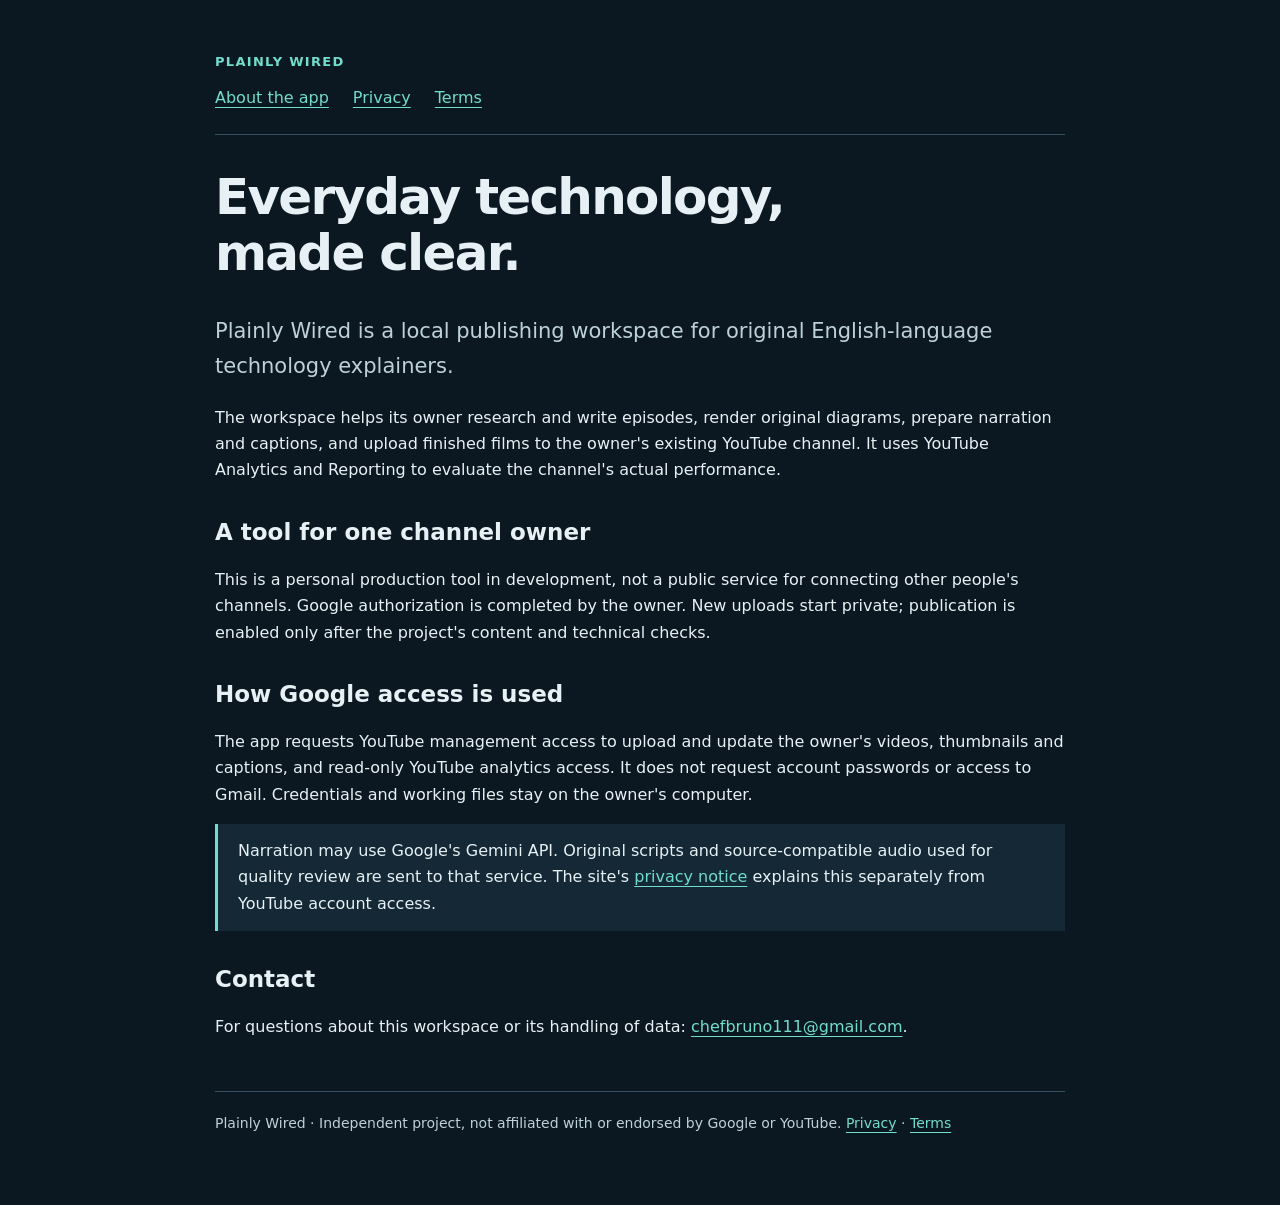
<file: index.html>
<!doctype html>
<html lang="en"><head><meta charset="utf-8"><meta name="viewport" content="width=device-width, initial-scale=1"><title>Plainly Wired — Publishing Workspace</title><meta name="description" content="A local, single-owner workspace for producing original technology explainers and managing the owner's YouTube channel."><link rel="stylesheet" href="site.css"></head><body>
<header><p class="label">Plainly Wired</p><nav aria-label="Main"><a href="index.html" aria-current="page">About the app</a><a href="privacy.html">Privacy</a><a href="terms.html">Terms</a></nav></header>
<main><h1>Everyday technology,<br>made clear.</h1><p class="intro">Plainly Wired is a local publishing workspace for original English-language technology explainers.</p>
<p>The workspace helps its owner research and write episodes, render original diagrams, prepare narration and captions, and upload finished films to the owner's existing YouTube channel. It uses YouTube Analytics and Reporting to evaluate the channel's actual performance.</p>
<h2>A tool for one channel owner</h2><p>This is a personal production tool in development, not a public service for connecting other people's channels. Google authorization is completed by the owner. New uploads start private; publication is enabled only after the project's content and technical checks.</p>
<h2>How Google access is used</h2><p>The app requests YouTube management access to upload and update the owner's videos, thumbnails and captions, and read-only YouTube analytics access. It does not request account passwords or access to Gmail. Credentials and working files stay on the owner's computer.</p>
<p class="note">Narration may use Google's Gemini API. Original scripts and source-compatible audio used for quality review are sent to that service. The site's <a href="privacy.html">privacy notice</a> explains this separately from YouTube account access.</p>
<h2>Contact</h2><p>For questions about this workspace or its handling of data: <a href="mailto:chefbruno111@gmail.com">chefbruno111@gmail.com</a>.</p></main>
<footer>Plainly Wired · Independent project, not affiliated with or endorsed by Google or YouTube. <a href="privacy.html">Privacy</a> · <a href="terms.html">Terms</a></footer></body></html>
</file>
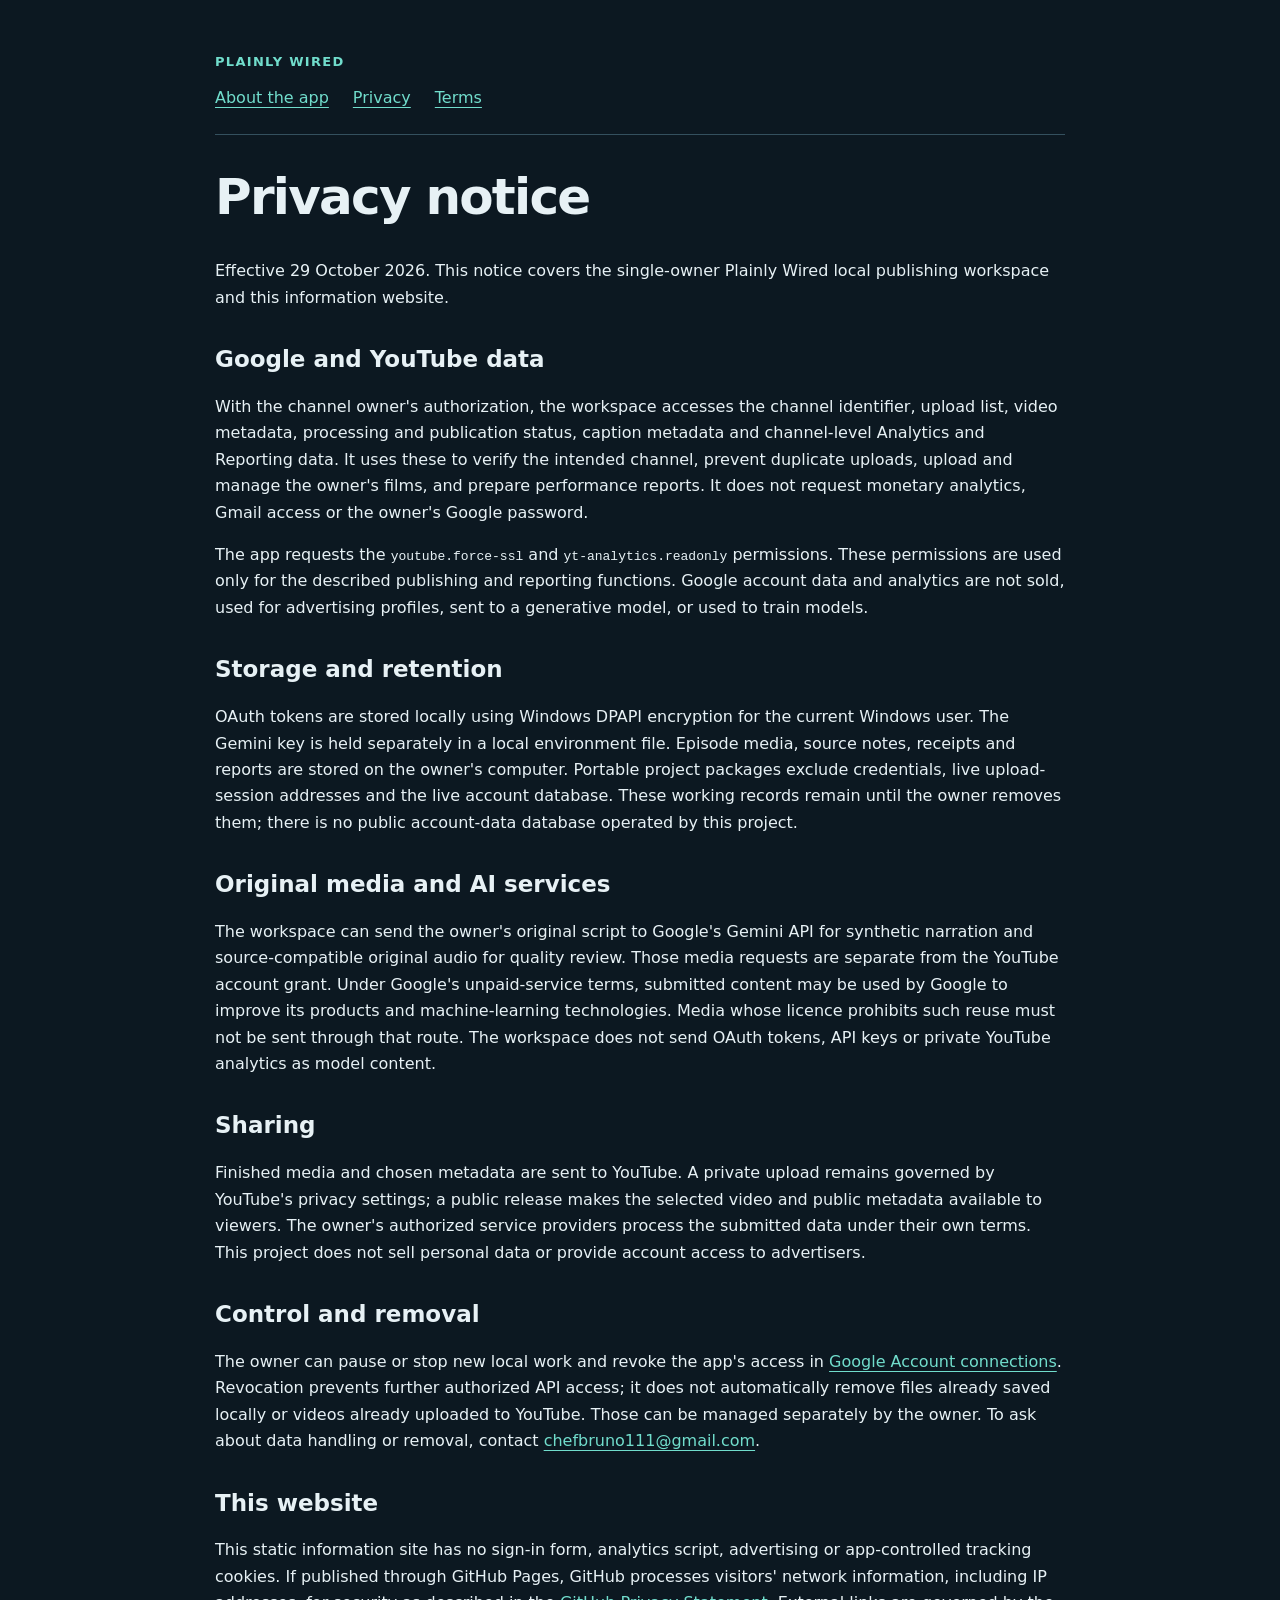
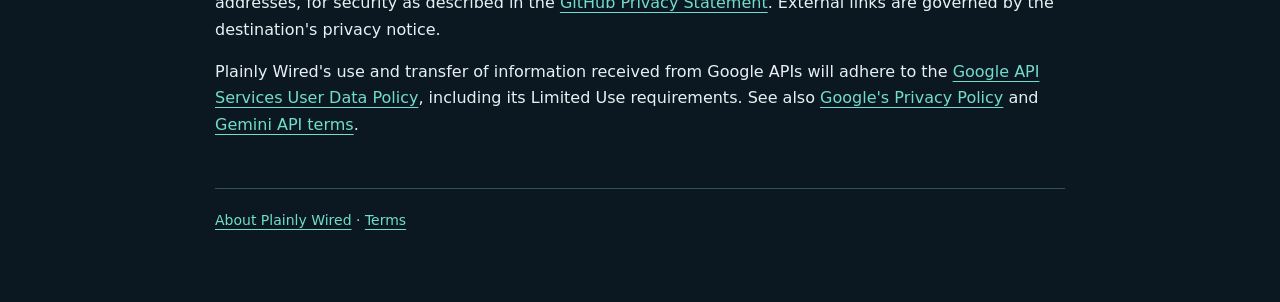
<file: privacy.html>
<!doctype html>
<html lang="en"><head><meta charset="utf-8"><meta name="viewport" content="width=device-width, initial-scale=1"><title>Privacy — Plainly Wired</title><link rel="stylesheet" href="site.css"></head><body>
<header><p class="label">Plainly Wired</p><nav aria-label="Main"><a href="index.html">About the app</a><a href="privacy.html" aria-current="page">Privacy</a><a href="terms.html">Terms</a></nav></header>
<main><h1>Privacy notice</h1><p>Effective 29 October 2026. This notice covers the single-owner Plainly Wired local publishing workspace and this information website.</p>
<h2>Google and YouTube data</h2><p>With the channel owner's authorization, the workspace accesses the channel identifier, upload list, video metadata, processing and publication status, caption metadata and channel-level Analytics and Reporting data. It uses these to verify the intended channel, prevent duplicate uploads, upload and manage the owner's films, and prepare performance reports. It does not request monetary analytics, Gmail access or the owner's Google password.</p>
<p>The app requests the <code>youtube.force-ssl</code> and <code>yt-analytics.readonly</code> permissions. These permissions are used only for the described publishing and reporting functions. Google account data and analytics are not sold, used for advertising profiles, sent to a generative model, or used to train models.</p>
<h2>Storage and retention</h2><p>OAuth tokens are stored locally using Windows DPAPI encryption for the current Windows user. The Gemini key is held separately in a local environment file. Episode media, source notes, receipts and reports are stored on the owner's computer. Portable project packages exclude credentials, live upload-session addresses and the live account database. These working records remain until the owner removes them; there is no public account-data database operated by this project.</p>
<h2>Original media and AI services</h2><p>The workspace can send the owner's original script to Google's Gemini API for synthetic narration and source-compatible original audio for quality review. Those media requests are separate from the YouTube account grant. Under Google's unpaid-service terms, submitted content may be used by Google to improve its products and machine-learning technologies. Media whose licence prohibits such reuse must not be sent through that route. The workspace does not send OAuth tokens, API keys or private YouTube analytics as model content.</p>
<h2>Sharing</h2><p>Finished media and chosen metadata are sent to YouTube. A private upload remains governed by YouTube's privacy settings; a public release makes the selected video and public metadata available to viewers. The owner's authorized service providers process the submitted data under their own terms. This project does not sell personal data or provide account access to advertisers.</p>
<h2>Control and removal</h2><p>The owner can pause or stop new local work and revoke the app's access in <a href="https://myaccount.google.com/connections">Google Account connections</a>. Revocation prevents further authorized API access; it does not automatically remove files already saved locally or videos already uploaded to YouTube. Those can be managed separately by the owner. To ask about data handling or removal, contact <a href="mailto:chefbruno111@gmail.com">chefbruno111@gmail.com</a>.</p>
<h2>This website</h2><p>This static information site has no sign-in form, analytics script, advertising or app-controlled tracking cookies. If published through GitHub Pages, GitHub processes visitors' network information, including IP addresses, for security as described in the <a href="https://docs.github.com/en/site-policy/privacy-policies/github-general-privacy-statement">GitHub Privacy Statement</a>. External links are governed by the destination's privacy notice.</p>
<p>Plainly Wired's use and transfer of information received from Google APIs will adhere to the <a href="https://developers.google.com/terms/api-services-user-data-policy">Google API Services User Data Policy</a>, including its Limited Use requirements. See also <a href="https://policies.google.com/privacy">Google's Privacy Policy</a> and <a href="https://ai.google.dev/gemini-api/terms">Gemini API terms</a>.</p></main>
<footer><a href="index.html">About Plainly Wired</a> · <a href="terms.html">Terms</a></footer></body></html>
</file>
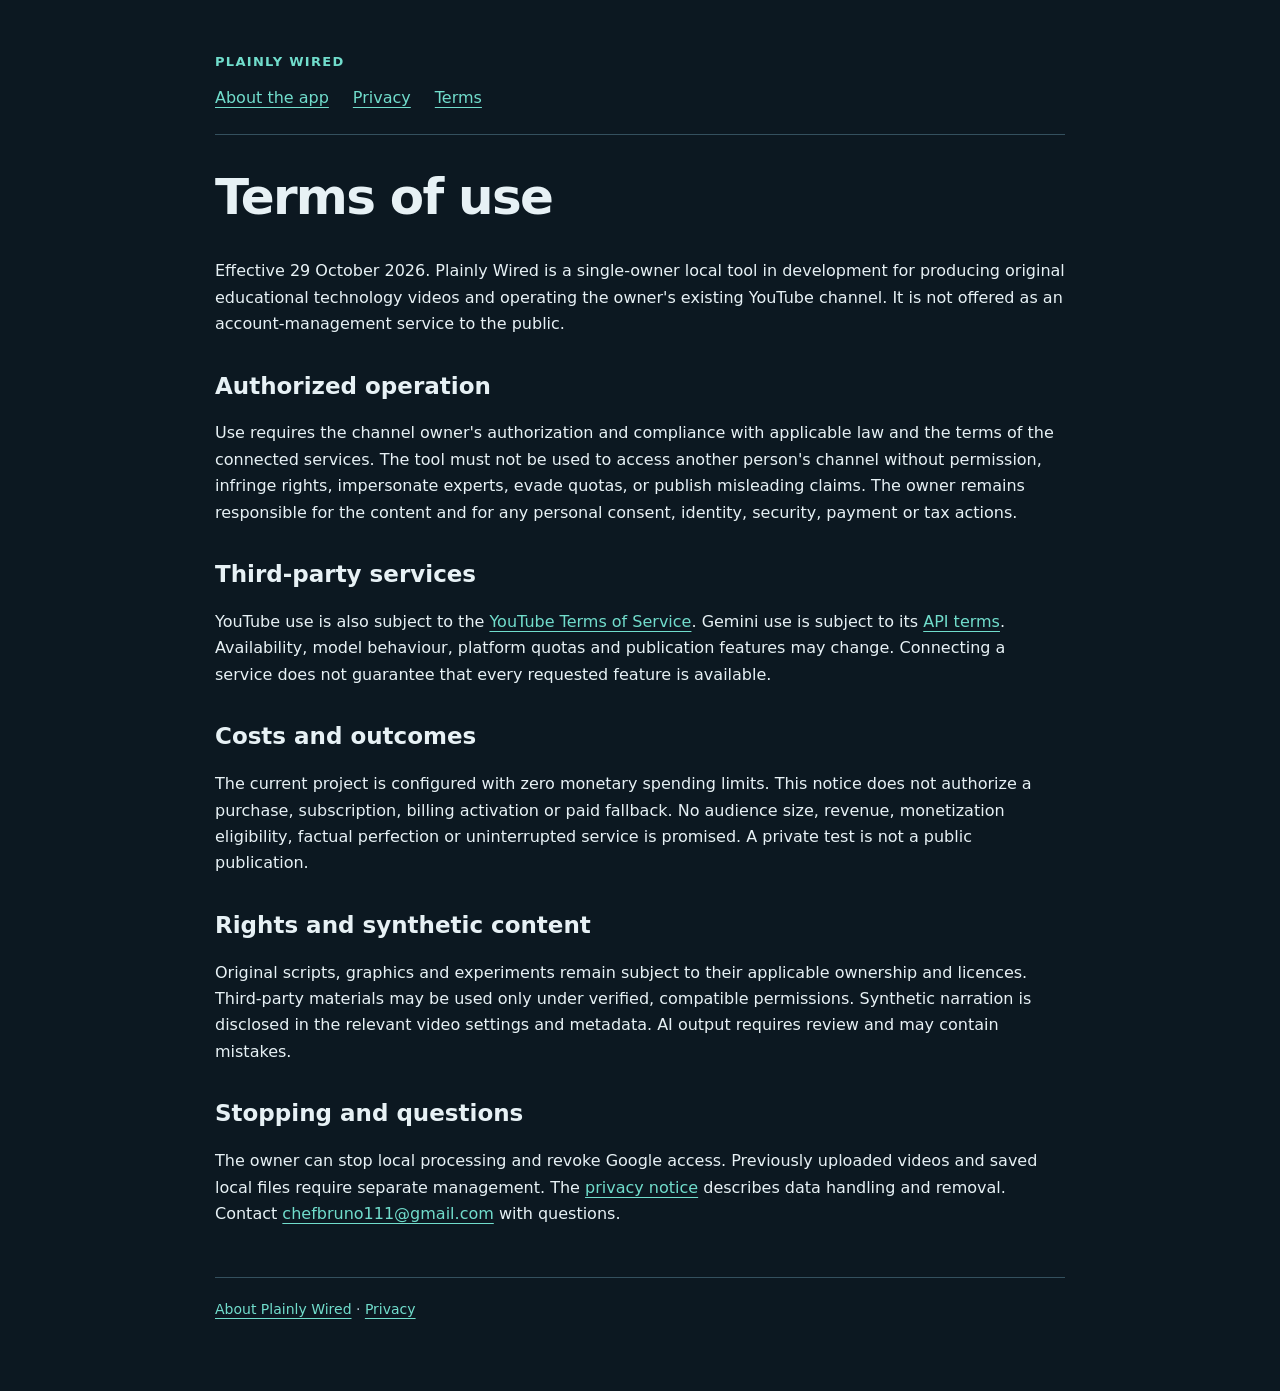
<file: terms.html>
<!doctype html>
<html lang="en"><head><meta charset="utf-8"><meta name="viewport" content="width=device-width, initial-scale=1"><title>Terms — Plainly Wired</title><link rel="stylesheet" href="site.css"></head><body>
<header><p class="label">Plainly Wired</p><nav aria-label="Main"><a href="index.html">About the app</a><a href="privacy.html">Privacy</a><a href="terms.html" aria-current="page">Terms</a></nav></header>
<main><h1>Terms of use</h1><p>Effective 29 October 2026. Plainly Wired is a single-owner local tool in development for producing original educational technology videos and operating the owner's existing YouTube channel. It is not offered as an account-management service to the public.</p>
<h2>Authorized operation</h2><p>Use requires the channel owner's authorization and compliance with applicable law and the terms of the connected services. The tool must not be used to access another person's channel without permission, infringe rights, impersonate experts, evade quotas, or publish misleading claims. The owner remains responsible for the content and for any personal consent, identity, security, payment or tax actions.</p>
<h2>Third-party services</h2><p>YouTube use is also subject to the <a href="https://www.youtube.com/t/terms">YouTube Terms of Service</a>. Gemini use is subject to its <a href="https://ai.google.dev/gemini-api/terms">API terms</a>. Availability, model behaviour, platform quotas and publication features may change. Connecting a service does not guarantee that every requested feature is available.</p>
<h2>Costs and outcomes</h2><p>The current project is configured with zero monetary spending limits. This notice does not authorize a purchase, subscription, billing activation or paid fallback. No audience size, revenue, monetization eligibility, factual perfection or uninterrupted service is promised. A private test is not a public publication.</p>
<h2>Rights and synthetic content</h2><p>Original scripts, graphics and experiments remain subject to their applicable ownership and licences. Third-party materials may be used only under verified, compatible permissions. Synthetic narration is disclosed in the relevant video settings and metadata. AI output requires review and may contain mistakes.</p>
<h2>Stopping and questions</h2><p>The owner can stop local processing and revoke Google access. Previously uploaded videos and saved local files require separate management. The <a href="privacy.html">privacy notice</a> describes data handling and removal. Contact <a href="mailto:chefbruno111@gmail.com">chefbruno111@gmail.com</a> with questions.</p></main>
<footer><a href="index.html">About Plainly Wired</a> · <a href="privacy.html">Privacy</a></footer></body></html>
</file>
<file: site.css>
:root{color-scheme:dark;font-family:system-ui,sans-serif;background:#0c1821;color:#e7f1f5}body{max-width:850px;margin:auto;padding:38px 24px 70px;line-height:1.65}header{border-bottom:1px solid #34505e;padding-bottom:22px;margin-bottom:34px}a{color:#71ddcc;text-underline-offset:4px}nav{display:flex;gap:24px;flex-wrap:wrap}h1{font-size:clamp(30px,6vw,50px);line-height:1.12;letter-spacing:-.035em}h2{font-size:23px;line-height:1.3;margin-top:34px}.label{color:#71ddcc;font-weight:700;letter-spacing:.1em;text-transform:uppercase;font-size:13px}.intro{font-size:21px;color:#bed1da}.note{border-left:3px solid #71ddcc;padding:14px 20px;background:#142935}footer{margin-top:50px;border-top:1px solid #34505e;padding-top:20px;font-size:14px;color:#bed1da}li{margin-bottom:9px}strong{color:#fff}
</file>
